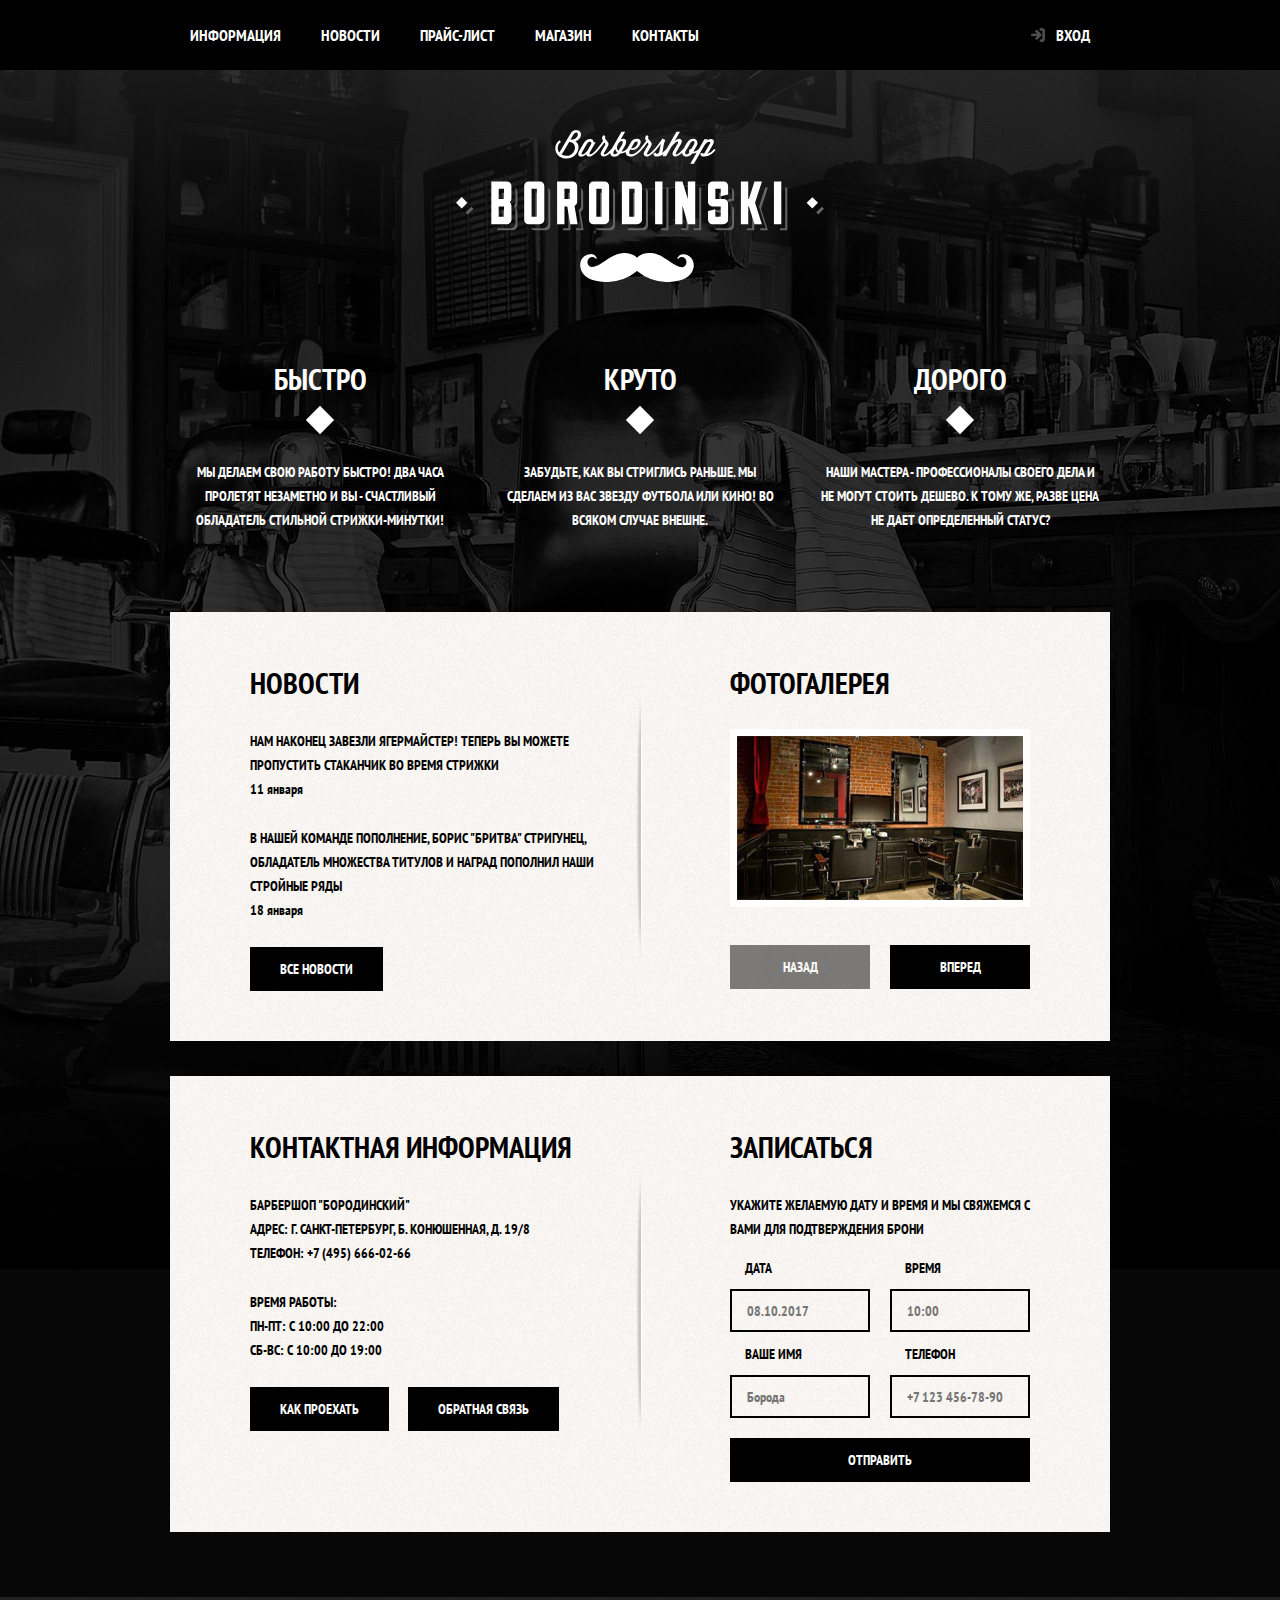
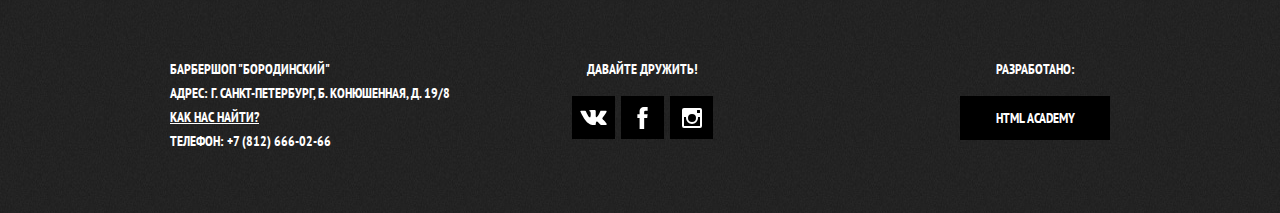
<file: index.html>
<!DOCTYPE html>
<html lang="ru">
  <head>
    <meta charset="utf-8">
    <title>Барбершоп "Бородинский"</title>
    <link href="https://fonts.googleapis.com/css?family=PT+Sans+Narrow:400,700&amp;subset=latin,cyrillic" rel="stylesheet">
    <link href="css/normalize.css" rel="stylesheet">
    <link href="css/style.css" rel="stylesheet">
  </head>
  <body>
    <header class="main-header">
      <nav class="main-navigation">
        <a class="main-header-logo">
          <img src="img/index-logo.svg" width="368" height="153" alt="Логотип барбершопа Бородинский">
        </a>
        <div class="main-navigation-wrapper">
        	<div class="container">
		        <ul class="site-navigation">
		          <li><a href="info.html">Информация</a></li>
		          <li><a href="news.html">Новости</a></li>
		          <li><a href="catalog-price.html">Прайс-лист</a></li>
		          <li><a href="catalog.html">Магазин</a></li>
		          <li><a href="contacts.html">Контакты</a></li>
		        </ul>
		        <ul class="user-navigation">
		          <li>
		            <a class="login-link" href="login.html">Вход</a>
		          </li>
		        </ul>
	        </div>
        </div>
      </nav>
    </header>
    <main class="container">

      <h1 class="visually-hidden">Барбершоп "Бородинский"</h1>
			
			<section class="features">
			  <h2 class="visually-hidden">Преимущества</h2>
			  <ul class="features-list">
			    <li class="features-item">
			      <h3>Быстро</h3>
			      <p>Мы делаем свою работу быстро! Два часа пролетят незаметно и вы - счастливый обладатель стильной стрижки-минутки!</p>
			    </li>
			    <li class="features-item">
			    	<h3>Круто</h3>
			    	<p>Забудьте, как вы стриглись раньше. Мы сделаем из вас звезду футбола или кино! Во всяком случае внешне.</p>
			    </li>
			    <li class="features-item">
			    	<h3>Дорого</h3>
			    	<p>Наши мастера - профессионалы своего дела и не могут стоить дешево. К тому же, разве цена не дает определенный статус?</p>
			    </li>
			  </ul>
			</section>
			
			<div class="index-columns">
				<section class="news">
					<h2 class="section-title">Новости</h2>
					<ul class="news-list">
						<li class="news-item">
							<p>Нам наконец завезли Ягермайстер! Теперь вы можете пропустить стаканчик во время стрижки</p>
							<time datetime="2016-01-11">11 января</time>
						</li>
						<li class="news-item">
							<p>В нашей команде пополнение, Борис "Бритва" Стригунец, обладатель множества титулов и наград пополнил наши стройные ряды</p>
							<time datetime="2016-01-18">18 января</time>
						</li>
					</ul>
					<a class="button" href="news.html">Все новости</a>
				</section>

				<section class="gallery">
					<h2 class="section-title">Фотогалерея</h2>
					<div class="gallery-container">
						<figure class="gallery-content">
						  <a href="#"><img src="img/photogallary.jpg" width="286" height="164" alt="Интерьер"></a>
						</figure>
						<button class="button gallery-button gallery-button-back" type="button" disabled>Назад</button>
		        <button class="button gallery-button gallery-button-next" type="button">Вперед</button>
	        </div>
				</section>
			</div>
			<div class="index-columns">
				<section class="contacts">
				  <h2 class="section-title">Контактная информация</h2>
				  <p>
				    Барбершоп "Бородинский"<br>
				    Адрес: г. Санкт-Петербург, Б. Конюшенная, Д. 19/8<br>
				    Телефон: +7 (495) 666-02-66
				  </p>
				  <p>
				  	Время работы:<br>
				  	пн-пт: с 10:00 до 22:00<br>
				  	сб-вс: с 10:00 до 19:00
				  </p>
				  <a class="button contacts-button contacts-button-map" href="map.html">Как проехать</a>
				  <a class="button contacts-button" href="contacts.html">Обратная связь</a>
				</section>

				<section class="appointment">
				  <h2 class="section-title">Записаться</h2>
				  <p class="appointment-info">Укажите желаемую дату и время и мы свяжемся с вами для подтверждения брони</p>
				  <form class="appointment-form" action="https://echo.htmlacademy.ru" method="post">
				  	<p class="appointment-item">
				  	  <label for="appointment-date">Дата</label>
				  	  <input id="appointment-date" type="text" name="date" value="" placeholder="08.10.2017">
				  	</p>
				  	<p class="appointment-item">
	            <label for="appointment-time">Время</label>
				  	  <input id="appointment-time" type="text" name="time" value="" placeholder="10:00">
				  	</p>
				  	<p class="appointment-item">
				  	  <label for="appointment-name">Ваше имя</label>
				  	  <input id="appointment-name" type="text" name="name" value="" placeholder="Борода">
				  	</p>
				  	<p class="appointment-item">
				  	  <label for="appointment-phone">Телефон</label>
				  	  <input id="appointment-phone" type="tel" name="phone" value="" placeholder="+7 123 456-78-90">
				  	</p>
						<button class="button" type="submit">Отправить</button>
				  </form>
				</section>
			</div>
    </main>
  	<footer class="main-footer">
  		<div class="container">
	  	  <p class="footer-contacts">
	  	  	Барбершоп "Бородинский"<br>
	  	  	Адрес: г. Санкт-Петербург, Б. Конюшенная, д. 19/8<br>
	  	  	<a href="map.html">Как нас найти?</a><br>
	  	  	Телефон: +7 (812) 666-02-66
	  	  </p>
	  	  <div class="footer-social">
	  	    <b>Давайте дружить!</b>
	  	    <ul>
	  	      <li><a class="social-button" href="#"><span class="visually-hidden">Вконтакте</span><svg xmlns="http://www.w3.org/2000/svg" width="27" height="15" viewBox="0 0 26.14 14.91"><path d="M26 13.47l-.09-.17a13.55 13.55 0 0 0-2.6-3q-.87-.83-1.1-1.12A1 1 0 0 1 22 8a10.27 10.27 0 0 1 1.22-1.78l.88-1.16q2.35-3.13 2-4L26 .94a.8.8 0 0 0-.4-.22 2.14 2.14 0 0 0-.87 0h-3.92a.51.51 0 0 0-.27 0h-.3a.6.6 0 0 0-.15.14.93.93 0 0 0-.14.24 22.22 22.22 0 0 1-1.46 3.06q-.5.84-.93 1.46a7 7 0 0 1-.71.91 4.94 4.94 0 0 1-.52.47q-.23.18-.35.15l-.23-.05a.9.9 0 0 1-.31-.33 1.49 1.49 0 0 1-.16-.53V1.6a3.14 3.14 0 0 0 0-.62 2.12 2.12 0 0 0-.14-.44.73.73 0 0 0-.28-.33 1.57 1.57 0 0 0-.46-.18A9 9 0 0 0 12.57 0a8.93 8.93 0 0 0-3.25.33 1.83 1.83 0 0 0-.52.41q-.25.3-.07.33a1.67 1.67 0 0 1 1.16.59l.08.16a2.6 2.6 0 0 1 .19.63 6.32 6.32 0 0 1 .12 1 10.59 10.59 0 0 1 0 1.7q-.07.71-.13 1.1a2.21 2.21 0 0 1-.18.64 2.69 2.69 0 0 1-.16.3l-.07.07a1 1 0 0 1-.37.07.86.86 0 0 1-.46-.19 3.27 3.27 0 0 1-.56-.52 7 7 0 0 1-.66-.93q-.37-.6-.76-1.42l-.22-.39q-.2-.38-.56-1.11t-.62-1.43A.9.9 0 0 0 5.2.9h-.07a.93.93 0 0 0-.22-.16A1.44 1.44 0 0 0 4.6.65L.87.68A1 1 0 0 0 .1.94L0 1a.44.44 0 0 0 0 .22 1.08 1.08 0 0 0 .08.37Q.9 3.53 1.86 5.31t1.66 2.87Q4.23 9.27 5 10.24t1 1.24l.37.41.34.33a8.06 8.06 0 0 0 1 .78 16.34 16.34 0 0 0 1.4.9 7.6 7.6 0 0 0 1.79.72 6.19 6.19 0 0 0 2 .22h1.57a1.08 1.08 0 0 0 .72-.3l.05-.07a.9.9 0 0 0 .1-.25 1.38 1.38 0 0 0 0-.37 4.48 4.48 0 0 1 .09-1.05 2.77 2.77 0 0 1 .23-.71 1.74 1.74 0 0 1 .29-.4 1.19 1.19 0 0 1 .23-.2h.11a.86.86 0 0 1 .77.21 4.52 4.52 0 0 1 .83.79q.39.47.93 1.05a6.41 6.41 0 0 0 1 .87l.27.16a3.31 3.31 0 0 0 .71.3 1.53 1.53 0 0 0 .76.07l3.48-.05a1.58 1.58 0 0 0 .8-.17.68.68 0 0 0 .34-.37 1.06 1.06 0 0 0 0-.46 1.71 1.71 0 0 0-.1-.36z" fill="#fff"/></svg></a></li>
	  	      <li><a class="social-button" href="#"><span class="visually-hidden">Фейсбук</span><svg xmlns="http://www.w3.org/2000/svg" width="19" height="22" viewBox="0 0 10.15 21.74"><path d="M3.34 1.12A4.77 4.77 0 0 1 6.53 0h3.61v3.81H7.81a1.07 1.07 0 0 0-1.09.83v2.55h3.42c-.08 1.23-.24 2.45-.41 3.67h-3v10.87H2.21V10.86H0V7.21h2.19V3.66a3.83 3.83 0 0 1 1.15-2.54z" fill="#fff"/></svg></a></li>
	  	      <li><a class="social-button" href="#"><span class="visually-hidden">Инстаграм</span><svg xmlns="http://www.w3.org/2000/svg" width="20" height="20" viewBox="0 0 20 20"><path d="M18 0H2a2 2 0 0 0-2 2v16a2 2 0 0 0 2 2h16a2 2 0 0 0 2-2V2a2 2 0 0 0-2-2zm-8 6a4 4 0 1 1-4 4 4 4 0 0 1 4-4zM2.5 18a.47.47 0 0 1-.5-.5V9h2.1a3.4 3.4 0 0 0-.1 1 6 6 0 1 0 12 0 3.4 3.4 0 0 0-.1-1H18v8.5a.47.47 0 0 1-.5.5zM18 4.5a.47.47 0 0 1-.5.5h-2a.47.47 0 0 1-.5-.5v-2a.47.47 0 0 1 .5-.5h2a.47.47 0 0 1 .5.5z" fill="#fff"/></svg></a></li>
	  	    </ul>
	  	  </div>
				<p class="footer-copyright">
				  <b>Разработано:</b>
				  <a class="button" href="https://htmlacademy.ru">HTML Academy</a>
				</p>
			</div>
  	</footer>

  	<section class="modal modal-login">
  	  <h2>Личный кабинет</h2>
  	  <p class="modal-description">Введите пожалуйста свой логин и пароль.</p>
  	  <form class="login-form" action="https://echo.htmlacademy.ru" method="post">
  	    <p>
  	    	<label class="visually-hidden" for="user-login">Логин</label>
  	    	<input class="login-icon-user" id="user-login" type="text" name="login" placeholder="Логин">
  	    </p>
  	    <p>
  	    	<label class="visually-hidden" for="user-password">Пароль</label>
  	    	<input class="login-icon-password" id="user-password" type="password" name="password" placeholder="Пароль">
  	    </p>
  	    <p class="login-help">
  	    	<label class="login-checkbox">
  	      	<input class="visually-hidden" type="checkbox" name="remember">
  	      	<span class="checkbox-indicator"></span>
  	      	Запомните меня
  	      </label>
  	      <a class="restore" href="#">Я забыл пароль!</a>
  	    </p>
  	    <button class="button" type="submit">Войти</button>
  	  </form> 
  	  <button class="modal-close" type="button">Закрыть</button>
  	</section>
  	<section class="modal modal-map">
  	  <h2 class="visually-hidden">Как до нас добраться</h2>
  	  <iframe src="https://www.google.com/maps/embed?pb=!1m18!1m12!1m3!1d1998.5997366272816!2d30.32063267958723!3d59.93878369118149!2m3!1f0!2f0!3f0!3m2!1i1024!2i768!4f13.1!3m3!1m2!1s0x4696310fca5ba729%3A0xea9c53d4493c879f!2z0JHQvtC70YzRiNCw0Y8g0JrQvtC90Y7RiNC10L3QvdCw0Y8g0YPQuy4sIDE5LCDQodCw0L3QutGCLdCf0LXRgtC10YDQsdGD0YDQsywgMTkxMTg2!5e0!3m2!1sru!2sru!4v1506086429664" width="766" height="560" frameborder="0" style="border:0" allowfullscreen></iframe>
  	  <p>
  	  	<img src="img/map.jpg" width="766" height="560" alt="Офис компании по адресу ул. Большая Конюшенная 19/8, Санкт-Петербург">
  	  </p>
  	  <button class="modal-close" type="button">Закрыть</button>
  	</section>
  	<script src="js/modal-login.js"></script>
  	<script src="js/modal-map.js"></script>
  </body>
</html>
</file>
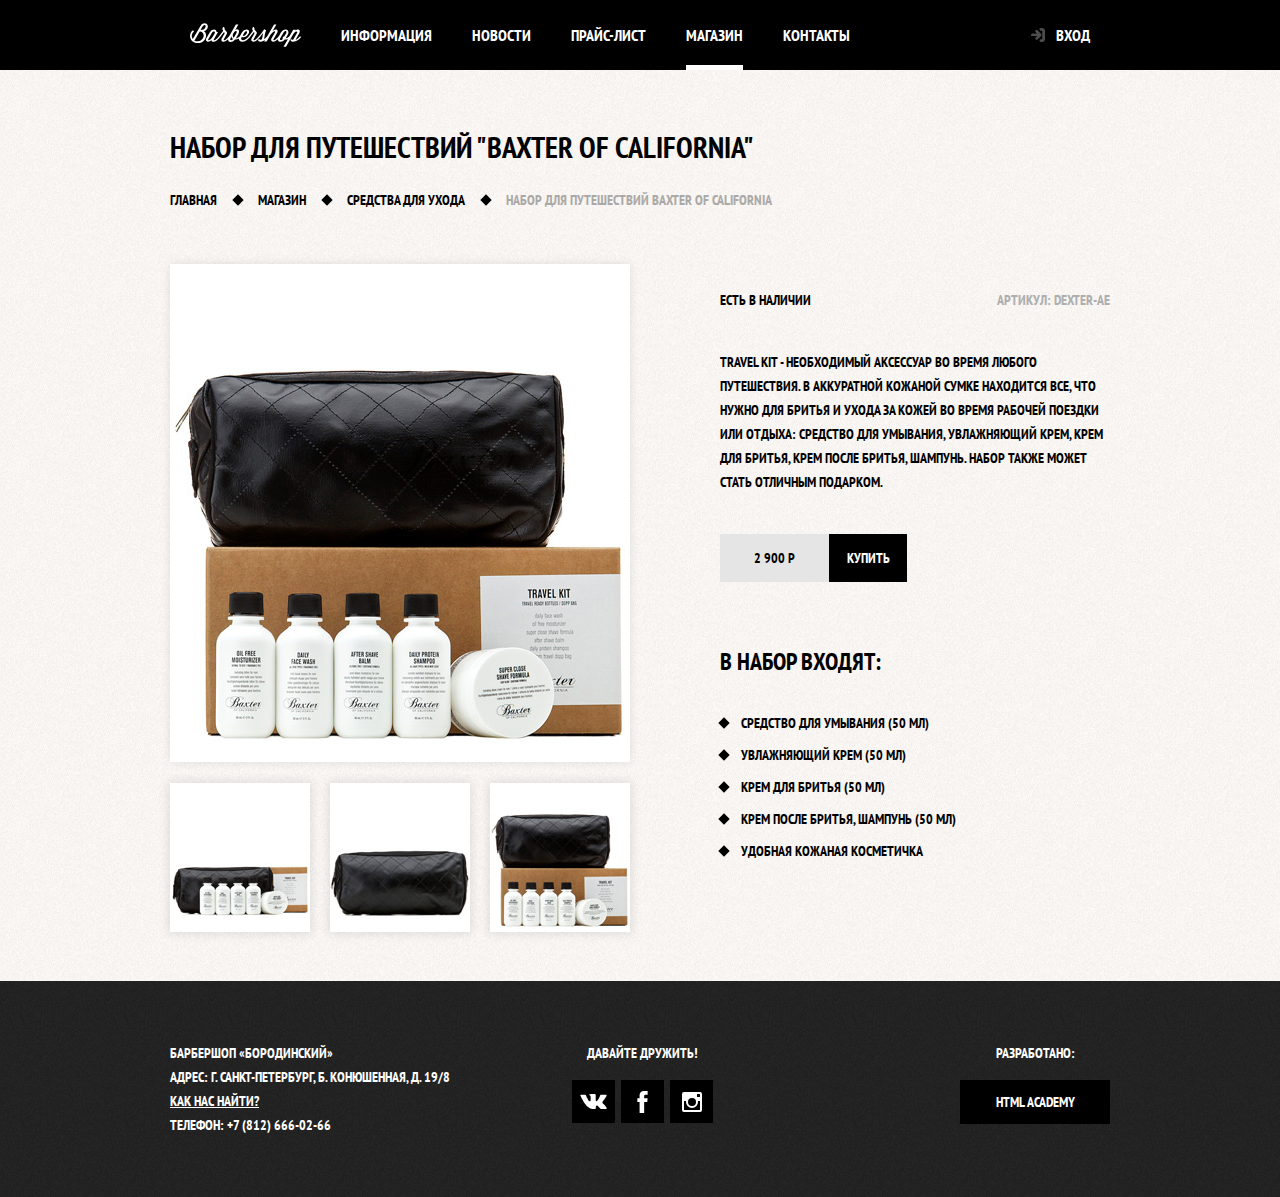
<file: catalog-item.html>
<!DOCTYPE html>
<html lang="ru">
  <head>
    <meta charset="utf-8">
    <title>Набор для путешествий "Baxter of california"</title>
    <link href="https://fonts.googleapis.com/css?family=PT+Sans+Narrow:400,700&amp;subset=latin,cyrillic" rel="stylesheet">
    <link href="css/normalize.css" rel="stylesheet">
    <link href="css/style.css" rel="stylesheet">
  </head>
  <body class="inner-page">
    <header class="main-header">
      <nav class="main-navigation container">
        <a class="main-header-logo" href="index.html">
        	<img src="img/logo.svg" width="111" height="24" alt="Логотип барбершопа Бородинский">
        </a>
        <ul class="site-navigation">
        	<li><a href="info.html">Информация</a></li>
          <li><a href="news.html">Новости</a></li>
          <li><a href="catalog-price.html">Прайс-лист</a></li>
          <li class="site-navigation-current"><a href="catalog.html">Магазин</a></li>
          <li><a href="contacts.html">Контакты</a></li>
        </ul>
        <ul class="user-navigation">
          <li>
            <a class="login-link" href="login.html">Вход</a>
          </li>
        </ul>
      </nav>
    </header>
    <main class="container">

      <h1 class="page-title">Набор для путешествий "Baxter of california"</h1>

      <ul class="breadcrumbs">
        <li><a href="index.html">Главная</a></li>
        <li><a href="#">Магазин</a></li>
        <li><a href="catalog.html">Средства для ухода</a></li>
        <li class="breadcrumbs-current">Набор для путешествий Baxter of California</li>
      </ul>
      <div class="catalog-columns">
        <section class="product-photos">
          <h2 class="visually-hidden">Изображение товара</h2>
          <p class="product-photo-full">
            <img src="img/baxter-of-california.jpg" width="460" height="498" alt="Фото всего набора">
          </p>
          <ul class="product-photo-preview">
            <li><img src="img/baxter-of-california-2.jpg" width="140" height="149" alt="Фото в анфас"></li>
            <li><img src="img/baxter-of-california-3.jpg" width="140" height="149" alt="Фото в профиль"></li>
            <li><img src="img/baxter-of-california-4.jpg" width="140" height="149" alt="Фото отдельной части"></li>
          </ul>
        </section>

        <section class="product-info">
          <h2 class="visually-hidden">Описание товара</h2>
          <div class="wrapper-product-info">
            <p class="product-availability">Есть в наличии</p>
            <p class="product-article">Артикул: dexter-ae</p>
          </div>
          <p class="product-text">Travel Kit - необходимый аксессуар во время любого путешествия. В аккуратной кожаной сумке находится все, что нужно для бритья и ухода за кожей во время рабочей поездки или отдыха: средство для умывания, увлажняющий крем, крем для бритья, крем после бритья, шампунь. Набор также может стать отличным подарком.</p>
          <p class="catalog-item-price">
            <b>2 900 Р</b>
            <a class="button" href="#">Купить</a>
          </p>
          <h3>В набор входят:</h3>
          <ul>
            <li>Средство для умывания (50 мл)</li>
            <li>Увлажняющий крем (50 мл)</li>
            <li>Крем для бритья (50 мл)</li>
            <li>Крем после бритья, шампунь (50 мл)</li>
            <li>Удобная кожаная косметичка</li>
          </ul>
        </section>
      </div>
    </main>
    <footer class="main-footer">
      <div class="container">
        <p class="footer-contacts">
          Барбершоп «Бородинский»<br>
          Адрес: г. Санкт-Петербург, Б. Конюшенная, д. 19/8<br>
          <a href="map.html">Как нас найти?</a><br>
          Телефон: +7 (812) 666-02-66
        </p>
        <div class="footer-social">
          <b>Давайте дружить!</b>
          <ul>
            <li><a class="social-button" href="#"><span class="visually-hidden">Вконтакте</span><svg xmlns="http://www.w3.org/2000/svg" width="27" height="15" viewBox="0 0 26.14 14.91"><path d="M26 13.47l-.09-.17a13.55 13.55 0 0 0-2.6-3q-.87-.83-1.1-1.12A1 1 0 0 1 22 8a10.27 10.27 0 0 1 1.22-1.78l.88-1.16q2.35-3.13 2-4L26 .94a.8.8 0 0 0-.4-.22 2.14 2.14 0 0 0-.87 0h-3.92a.51.51 0 0 0-.27 0h-.3a.6.6 0 0 0-.15.14.93.93 0 0 0-.14.24 22.22 22.22 0 0 1-1.46 3.06q-.5.84-.93 1.46a7 7 0 0 1-.71.91 4.94 4.94 0 0 1-.52.47q-.23.18-.35.15l-.23-.05a.9.9 0 0 1-.31-.33 1.49 1.49 0 0 1-.16-.53V1.6a3.14 3.14 0 0 0 0-.62 2.12 2.12 0 0 0-.14-.44.73.73 0 0 0-.28-.33 1.57 1.57 0 0 0-.46-.18A9 9 0 0 0 12.57 0a8.93 8.93 0 0 0-3.25.33 1.83 1.83 0 0 0-.52.41q-.25.3-.07.33a1.67 1.67 0 0 1 1.16.59l.08.16a2.6 2.6 0 0 1 .19.63 6.32 6.32 0 0 1 .12 1 10.59 10.59 0 0 1 0 1.7q-.07.71-.13 1.1a2.21 2.21 0 0 1-.18.64 2.69 2.69 0 0 1-.16.3l-.07.07a1 1 0 0 1-.37.07.86.86 0 0 1-.46-.19 3.27 3.27 0 0 1-.56-.52 7 7 0 0 1-.66-.93q-.37-.6-.76-1.42l-.22-.39q-.2-.38-.56-1.11t-.62-1.43A.9.9 0 0 0 5.2.9h-.07a.93.93 0 0 0-.22-.16A1.44 1.44 0 0 0 4.6.65L.87.68A1 1 0 0 0 .1.94L0 1a.44.44 0 0 0 0 .22 1.08 1.08 0 0 0 .08.37Q.9 3.53 1.86 5.31t1.66 2.87Q4.23 9.27 5 10.24t1 1.24l.37.41.34.33a8.06 8.06 0 0 0 1 .78 16.34 16.34 0 0 0 1.4.9 7.6 7.6 0 0 0 1.79.72 6.19 6.19 0 0 0 2 .22h1.57a1.08 1.08 0 0 0 .72-.3l.05-.07a.9.9 0 0 0 .1-.25 1.38 1.38 0 0 0 0-.37 4.48 4.48 0 0 1 .09-1.05 2.77 2.77 0 0 1 .23-.71 1.74 1.74 0 0 1 .29-.4 1.19 1.19 0 0 1 .23-.2h.11a.86.86 0 0 1 .77.21 4.52 4.52 0 0 1 .83.79q.39.47.93 1.05a6.41 6.41 0 0 0 1 .87l.27.16a3.31 3.31 0 0 0 .71.3 1.53 1.53 0 0 0 .76.07l3.48-.05a1.58 1.58 0 0 0 .8-.17.68.68 0 0 0 .34-.37 1.06 1.06 0 0 0 0-.46 1.71 1.71 0 0 0-.1-.36z" fill="#fff"/></svg></a></li>
            <li><a class="social-button" href="#"><span class="visually-hidden">Фейсбук</span><svg xmlns="http://www.w3.org/2000/svg" width="19" height="22" viewBox="0 0 10.15 21.74"><path d="M3.34 1.12A4.77 4.77 0 0 1 6.53 0h3.61v3.81H7.81a1.07 1.07 0 0 0-1.09.83v2.55h3.42c-.08 1.23-.24 2.45-.41 3.67h-3v10.87H2.21V10.86H0V7.21h2.19V3.66a3.83 3.83 0 0 1 1.15-2.54z" fill="#fff"/></svg></a></li>
            <li><a class="social-button" href="#"><span class="visually-hidden">Инстаграм</span><svg xmlns="http://www.w3.org/2000/svg" width="20" height="20" viewBox="0 0 20 20"><path d="M18 0H2a2 2 0 0 0-2 2v16a2 2 0 0 0 2 2h16a2 2 0 0 0 2-2V2a2 2 0 0 0-2-2zm-8 6a4 4 0 1 1-4 4 4 4 0 0 1 4-4zM2.5 18a.47.47 0 0 1-.5-.5V9h2.1a3.4 3.4 0 0 0-.1 1 6 6 0 1 0 12 0 3.4 3.4 0 0 0-.1-1H18v8.5a.47.47 0 0 1-.5.5zM18 4.5a.47.47 0 0 1-.5.5h-2a.47.47 0 0 1-.5-.5v-2a.47.47 0 0 1 .5-.5h2a.47.47 0 0 1 .5.5z" fill="#fff"/></svg></a></li>
          </ul>
        </div>
        <p class="footer-copyright">
          <b>Разработано:</b> <a class="button" href="https://htmlacademy.ru">HTML Academy</a>
        </p>
      </div>
    </footer>
    
    <section class="modal modal-login">
      <h2>Личный кабинет</h2>
      <p class="modal-description">Введите пожалуйста свой логин и пароль.</p>
      <form class="login-form" action="https://echo.htmlacademy.ru" method="post">
        <p>
          <label class="visually-hidden" for="user-login">Логин</label>
          <input class="login-icon-user" id="user-login" type="text" name="login" placeholder="Логин">
        </p>
        <p>
          <label class="visually-hidden" for="user-password">Пароль</label>
          <input class="login-icon-password" id="user-password" type="password" name="password" placeholder="Пароль">
        </p>
        <p class="login-help">
          <label class="login-checkbox">
            <input class="visually-hidden" type="checkbox" name="remember">
            <span class="checkbox-indicator"></span>
            Запомните меня
          </label>
          <a class="restore" href="#">Я забыл пароль!</a>
        </p>
        <button class="button" type="submit">Войти</button>
      </form> 
      <button class="modal-close" type="button">Закрыть</button>
    </section>
    <script src="js/modal-login.js"></script>
  </body>
</html>
</file>
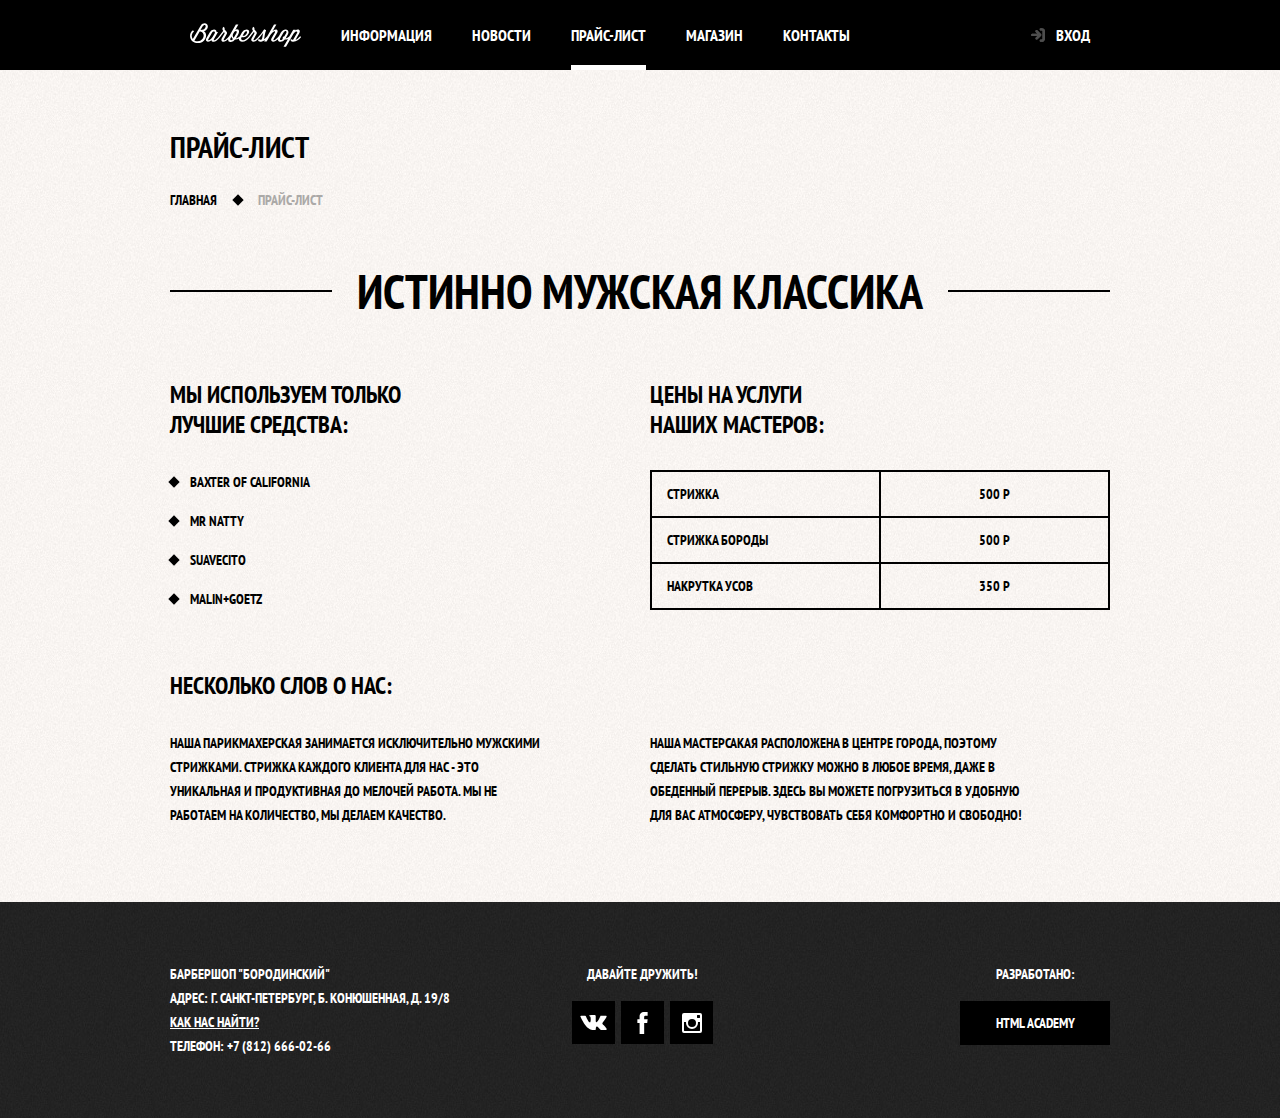
<file: catalog-price.html>
<!DOCTYPE html>
<html lang="ru">
  <head>
    <meta charset="utf-8">
    <title>Прайс-лист</title>
    <link href="https://fonts.googleapis.com/css?family=PT+Sans+Narrow:400,700&amp;subset=latin,cyrillic" rel="stylesheet">
    <link href="css/normalize.css" rel="stylesheet">
    <link href="css/style.css" rel="stylesheet">
  </head>
  <body class="inner-page">
    <header class="main-header">
      <nav class="main-navigation container">
        <a class="main-header-logo" href="index.html">
        	<img src="img/logo.svg" width="111" height="24" alt="Логотип барбершопа Бородинский">
        </a>
        <ul class="site-navigation">
        	<li><a href="info.html">Информация</a></li>
          <li><a href="news.html">Новости</a></li>
          <li class="site-navigation-current"><a>Прайс-лист</a></li>
          <li><a href="catalog.html">Магазин</a></li>
          <li><a href="contacts.html">Контакты</a></li>
        </ul>
        <ul class="user-navigation">
          <li>
            <a class="login-link" href="login.html">Вход</a>
          </li>
        </ul>
      </nav>
    </header>
    <main class="container">
    	<div class="inner-page-container">
    		<h1 class="page-title">Прайс-лист</h1>
    		<ul class="breadcrumbs">
    			<li><a href="index.html">Главная</a></li>
    			<li class="breadcrumbs-current">Прайс-лист</li>
    		</ul>
    	</div>
    	<section class="inner-content">
    		<h2 class="big-heading">Истинно мужская классика</h2>
    		<div class="inner-columns">
    			<div class="inner-column-left">
		    		<h2>Мы используем только<br> лучшие средства:</h2>
		    		<ul class="custom-list-1">
		    			<li>Baxter of California</li>
		    			<li>Mr Natty</li>
		    			<li>Suavecito</li>
		    			<li>Malin+Goetz</li>
		    		</ul>
		    	</div>
		    	<div class="inner-column-right">
		    		<h2>Цены на услуги<br> наших мастеров:</h2>
		    		<table class="custom-table-1">
		    			<tr>
		    				<td>Стрижка</td>
		    				<td>500 Р</td>
		    			</tr>
		    			<tr>
		    				<td>Стрижка бороды</td>
		    				<td>500 Р</td>
		    			</tr>
		    			<tr>
		    				<td>Накрутка усов</td>
		    				<td>350 Р</td>
		    			</tr>
		    		</table>
		    	</div>
		    </div>
		    <div class="inner-columns">
		    	<h2>Несколько слов о нас:</h2>
		    	<div class="inner-column-left">
		    		<p class="short-text">Наша парикмахерская занимается исключительно мужскими стрижками. Стрижка каждого клиента для нас - это уникальная и продуктивная до мелочей работа. Мы не работаем на количество, мы делаем качество.</p>
		    	</div>
		    	<div class="inner-column-right">
    				<p class="short-text">Наша мастерсакая расположена в центре города, поэтому сделать стильную стрижку можно в любое время, даже в обеденный перерыв. Здесь вы можете погрузиться в удобную для вас атмосферу, чувствовать себя комфортно и свободно!</p>
    			</div>
    		</div>
    	</section>
    </main>
  	<footer class="main-footer">
  		<div class="container">
	  	  <p class="footer-contacts">
	  	  	Барбершоп "Бородинский"<br>
	  	  	Адрес: г. Санкт-Петербург, Б. Конюшенная, д. 19/8<br>
	  	  	<a href="map.html">Как нас найти?</a><br>
	  	  	Телефон: +7 (812) 666-02-66
	  	  </p>
	  	  <div class="footer-social">
	  	    <b>Давайте дружить!</b>
	  	    <ul>
	  	      <li><a class="social-button" href="#"><span class="visually-hidden">Вконтакте</span><svg xmlns="http://www.w3.org/2000/svg" width="27" height="15" viewBox="0 0 26.14 14.91"><path d="M26 13.47l-.09-.17a13.55 13.55 0 0 0-2.6-3q-.87-.83-1.1-1.12A1 1 0 0 1 22 8a10.27 10.27 0 0 1 1.22-1.78l.88-1.16q2.35-3.13 2-4L26 .94a.8.8 0 0 0-.4-.22 2.14 2.14 0 0 0-.87 0h-3.92a.51.51 0 0 0-.27 0h-.3a.6.6 0 0 0-.15.14.93.93 0 0 0-.14.24 22.22 22.22 0 0 1-1.46 3.06q-.5.84-.93 1.46a7 7 0 0 1-.71.91 4.94 4.94 0 0 1-.52.47q-.23.18-.35.15l-.23-.05a.9.9 0 0 1-.31-.33 1.49 1.49 0 0 1-.16-.53V1.6a3.14 3.14 0 0 0 0-.62 2.12 2.12 0 0 0-.14-.44.73.73 0 0 0-.28-.33 1.57 1.57 0 0 0-.46-.18A9 9 0 0 0 12.57 0a8.93 8.93 0 0 0-3.25.33 1.83 1.83 0 0 0-.52.41q-.25.3-.07.33a1.67 1.67 0 0 1 1.16.59l.08.16a2.6 2.6 0 0 1 .19.63 6.32 6.32 0 0 1 .12 1 10.59 10.59 0 0 1 0 1.7q-.07.71-.13 1.1a2.21 2.21 0 0 1-.18.64 2.69 2.69 0 0 1-.16.3l-.07.07a1 1 0 0 1-.37.07.86.86 0 0 1-.46-.19 3.27 3.27 0 0 1-.56-.52 7 7 0 0 1-.66-.93q-.37-.6-.76-1.42l-.22-.39q-.2-.38-.56-1.11t-.62-1.43A.9.9 0 0 0 5.2.9h-.07a.93.93 0 0 0-.22-.16A1.44 1.44 0 0 0 4.6.65L.87.68A1 1 0 0 0 .1.94L0 1a.44.44 0 0 0 0 .22 1.08 1.08 0 0 0 .08.37Q.9 3.53 1.86 5.31t1.66 2.87Q4.23 9.27 5 10.24t1 1.24l.37.41.34.33a8.06 8.06 0 0 0 1 .78 16.34 16.34 0 0 0 1.4.9 7.6 7.6 0 0 0 1.79.72 6.19 6.19 0 0 0 2 .22h1.57a1.08 1.08 0 0 0 .72-.3l.05-.07a.9.9 0 0 0 .1-.25 1.38 1.38 0 0 0 0-.37 4.48 4.48 0 0 1 .09-1.05 2.77 2.77 0 0 1 .23-.71 1.74 1.74 0 0 1 .29-.4 1.19 1.19 0 0 1 .23-.2h.11a.86.86 0 0 1 .77.21 4.52 4.52 0 0 1 .83.79q.39.47.93 1.05a6.41 6.41 0 0 0 1 .87l.27.16a3.31 3.31 0 0 0 .71.3 1.53 1.53 0 0 0 .76.07l3.48-.05a1.58 1.58 0 0 0 .8-.17.68.68 0 0 0 .34-.37 1.06 1.06 0 0 0 0-.46 1.71 1.71 0 0 0-.1-.36z" fill="#fff"/></svg></a></li>
	  	      <li><a class="social-button" href="#"><span class="visually-hidden">Фейсбук</span><svg xmlns="http://www.w3.org/2000/svg" width="19" height="22" viewBox="0 0 10.15 21.74"><path d="M3.34 1.12A4.77 4.77 0 0 1 6.53 0h3.61v3.81H7.81a1.07 1.07 0 0 0-1.09.83v2.55h3.42c-.08 1.23-.24 2.45-.41 3.67h-3v10.87H2.21V10.86H0V7.21h2.19V3.66a3.83 3.83 0 0 1 1.15-2.54z" fill="#fff"/></svg></a></li>
	  	      <li><a class="social-button" href="#"><span class="visually-hidden">Инстаграм</span><svg xmlns="http://www.w3.org/2000/svg" width="20" height="20" viewBox="0 0 20 20"><path d="M18 0H2a2 2 0 0 0-2 2v16a2 2 0 0 0 2 2h16a2 2 0 0 0 2-2V2a2 2 0 0 0-2-2zm-8 6a4 4 0 1 1-4 4 4 4 0 0 1 4-4zM2.5 18a.47.47 0 0 1-.5-.5V9h2.1a3.4 3.4 0 0 0-.1 1 6 6 0 1 0 12 0 3.4 3.4 0 0 0-.1-1H18v8.5a.47.47 0 0 1-.5.5zM18 4.5a.47.47 0 0 1-.5.5h-2a.47.47 0 0 1-.5-.5v-2a.47.47 0 0 1 .5-.5h2a.47.47 0 0 1 .5.5z" fill="#fff"/></svg></a></li>
	  	    </ul>
	  	  </div>
				<p class="footer-copyright">
				  <b>Разработано:</b>
				  <a class="button" href="https://htmlacademy.ru">HTML Academy</a>
				</p>
			</div>
  	</footer>

  	<section class="modal modal-login">
  	  <h2>Личный кабинет</h2>
  	  <p class="modal-description">Введите пожалуйста свой логин и пароль.</p>
  	  <form class="login-form" action="https://echo.htmlacademy.ru" method="post">
  	    <p>
  	    	<label class="visually-hidden" for="user-login">Логин</label>
  	    	<input class="login-icon-user" id="user-login" type="text" name="login" placeholder="Логин">
  	    </p>
  	    <p>
  	    	<label class="visually-hidden" for="user-password">Пароль</label>
  	    	<input class="login-icon-password" id="user-password" type="password" name="password" placeholder="Пароль">
  	    </p>
  	    <p class="login-help">
  	    	<label class="login-checkbox">
  	      	<input class="visually-hidden" type="checkbox" name="remember">
  	      	<span class="checkbox-indicator"></span>
  	      	Запомните меня
  	      </label>
  	      <a class="restore" href="#">Я забыл пароль!</a>
  	    </p>
  	    <button class="button" type="submit">Войти</button>
  	  </form> 
  	  <button class="modal-close" type="button">Закрыть</button>
  	</section>
  	<script src="js/modal-login.js"></script>
  </body>
</html>
</file>
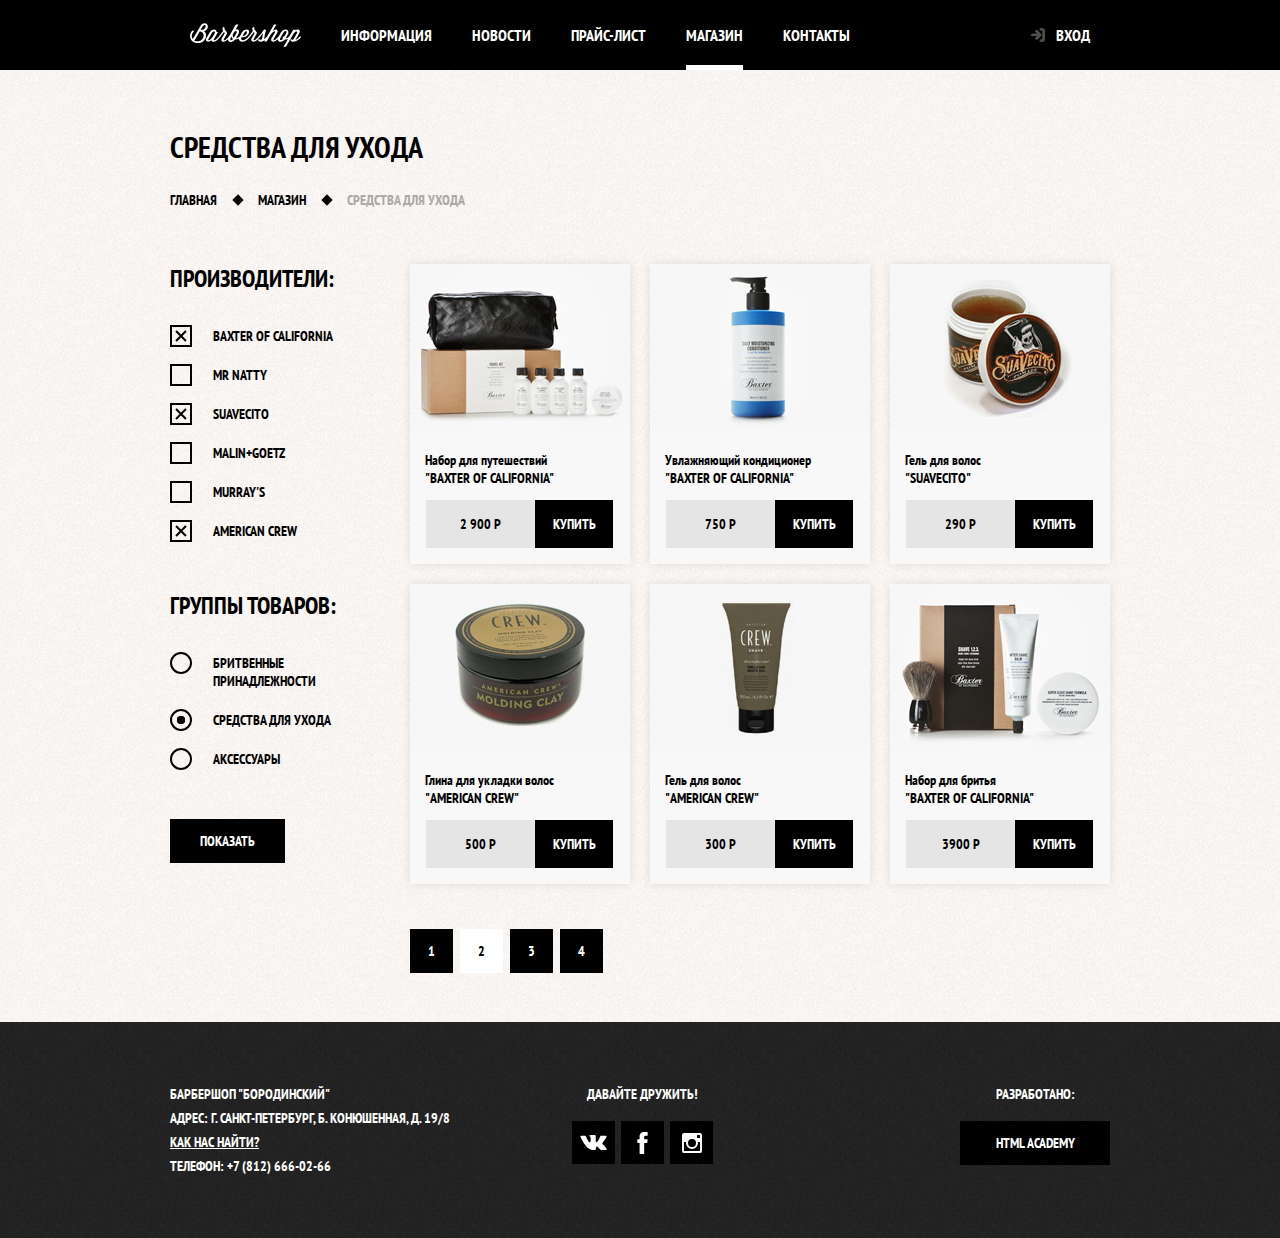
<file: catalog.html>
<!DOCTYPE html>
<html lang="ru">
	<head>
	  <meta charset="utf-8">
	  <title>Средства для ухода</title>
	  <link href="https://fonts.googleapis.com/css?family=PT+Sans+Narrow:400,700&amp;subset=latin,cyrillic" rel="stylesheet">
	  <link href="css/normalize.css" rel="stylesheet">
	  <link href="css/style.css" rel="stylesheet">
	</head>
	<body class="inner-page">
		<header class="main-header">
		  <nav class="main-navigation container">
		    <a class="main-header-logo" href="index.html">
		      <img src="img/logo.svg" width="111" height="24" alt="Логотип барбершопа Бородинский">
		    </a>
		    <ul class="site-navigation">
		      <li><a href="info.html">Информация</a></li>
          <li><a href="news.html">Новости</a></li>
          <li><a href="catalog-price.html">Прайс-лист</a></li>
          <li class="site-navigation-current"><a href="catalog.html">Магазин</a></li>
          <li><a href="contacts.html">Контакты</a></li>
		    </ul>
		    <ul class="user-navigation">
          <li>
            <a class="login-link" href="login.html">Вход</a>
          </li>
        </ul>
		  </nav>
		</header>
		<main class="container">
			<h1 class="page-title">Средства для ухода</h1> 

			<ul class="breadcrumbs">
		    <li><a href="index.html">Главная</a></li>
		    <li><a href="index-catalog.html">Магазин</a></li>
		    <li class="breadcrumbs-current">Средства для ухода</li>
			</ul>
			
			<div class="catalog-columns">
				<section class="filters">
					<h2 class="visually-hidden">Фильтр товаров</h2>
					<form class="filter" method="post" action="https://echo.htmlacademy.ru">
						<fieldset>
						  <legend>Производители:</legend>
							<ul>
							  <li class="filter-option">
							  	<label class="filter-input-checkbox">
								  	<input class="visually-hidden filter-input" type="checkbox" name="baxter-of-california" checked>
								  	<span class="checkbox-indicator-1"></span>
							  		Baxter of California
							  	</label>
							  </li>
							  <li class="filter-option">
							  	<label class="filter-input-checkbox">
								  	<input class="visually-hidden filter-input" type="checkbox" name="mr-natty">
								  	<span class="checkbox-indicator-1"></span>
							  		Mr Natty
							  	</label>
							  </li>
							  <li class="filter-option">
							  	<label class="filter-input-checkbox">
								  	<input class="visually-hidden filter-input" type="checkbox" name="suavecito" checked>
								  	<span class="checkbox-indicator-1"></span>
								  	Suavecito
							  	</label>
							  </li>
							  <li class="filter-option">
							  	<label class="filter-input-checkbox">
								  	<input class="visually-hidden filter-input" type="checkbox" name="malin-goetz">
								  	<span class="checkbox-indicator-1"></span>
								  	Malin+Goetz
							  	</label>
							  </li>
							  <li class="filter-option">
							  	<label class="filter-input-checkbox">
								  	<input class="visually-hidden filter-input" type="checkbox" name="murrays">
								  	<span class="checkbox-indicator-1"></span>
								  	Murray's
							  	</label>
							  </li>
							  <li class="filter-option">
							  	<label class="filter-input-checkbox">
								  	<input class="visually-hidden filter-input" type="checkbox" name="american-crew" checked>
								  	<span class="checkbox-indicator-1"></span>
								  	American Crew
							  	</label>
							  </li>
							</ul>
						</fieldset>
						<fieldset>
							<legend>Группы товаров:</legend>
							<ul>
							  <li class="filter-option">
							  	<label class="filter-input-radio">
								  	<input class="visually-hidden filter-input" type="radio" name="product-group" value="shaving">
								  	<span class="radio-indicator-1"></span>
								  	Бритвенные принадлежности
							  	</label>
							  </li>
							  <li class="filter-option">
							  	<label class="filter-input-radio">
								  	<input class="visually-hidden filter-input" type="radio" name="product-group" value="hair-care" checked>
								  	<span class="radio-indicator-1"></span>
								  	Средства для ухода
							  	</label>
							  </li>
							  <li class="filter-option">
							  	<label class="filter-input-radio">
								  	<input class="visually-hidden filter-input" type="radio" name="product-group" value="accessories">
								  	<span class="radio-indicator-1"></span>
								  	Аксессуары
							  	</label>
							  </li>
							</ul>
						</fieldset>
						<button class="filter-button button" type="submit">Показать</button>
					</form>
				</section>

				<section class="catalog">
				  <h2 class="visually-hidden">Список средств для ухода</h2>
				  <ul class="catalog-list">

				    <li class="catalog-item">
				    	<a href="catalog-item.html">
				      	<h3>
				      		<span class="catalog-category">Набор для путешествий</span><br>
				      		<span class="catalog-item-title">"Baxter of California"</span>
				      	</h3>
				      	<p>
				      		<img src="img/teaser-baxter-of-california.jpg" width="220" height="165" alt="Набор для путешествий Baxter of California">
				      	</p>
				    	</a>
				      <p class="catalog-item-price">
				      	<b>2 900 Р</b>
				      	<a class="button" href="#">Купить</a>
				      </p>
				    </li>

				    <li class="catalog-item">
				    	<a href="catalog-item.html">
				    		<h3>
				    	  	<span class="catalog-category">Увлажняющий кондиционер</span><br>
				    	  	<span class="catalog-item-title">"Baxter of California"</span>
				    		</h3>
				    		<p>
				    	    <img src="img/teaser-baxter-of-california-2.jpg" width="220" height="165" alt="Увлажняющий кондиционер Baxter of California">
				    		</p>
				    	</a>
				    	<p class="catalog-item-price">
				    	  <b>750 Р</b>
				    	  <a class="button" href="#">Купить</a>
				    	</p>
				    </li>

				    <li class="catalog-item">
				    	<a href="catalog-item.html">
				    		<h3>
				    	  	<span class="catalog-category">Гель для волос</span><br>
				    	  	<span class="catalog-item-title">"Suavecito"</span>
				    		</h3>
				    		<p>
				    	    <img src="img/teaser-suavecito.jpg" width="220" height="165" alt="Гель для волос Suavecito">
				    		</p>
				    	</a>
				    	<p class="catalog-item-price">
				    	  <b>290 Р</b>
				    	  <a class="button" href="#">Купить</a>
				    	</p>
				    </li>

				    <li class="catalog-item">
				    	<a href="catalog-item.html">
				    		<h3>
				    	  	<span class="catalog-category">Глина для укладки волос</span><br>
				    	  	<span class="catalog-item-title">"American Crew"</span>
				    		</h3>
				    		<p>
				    	    <img src="img/teaser-american-crew.jpg" width="220" height="165" alt="Глина для укладки волос American Crew">
				    		</p>
				    	</a>
				    	<p class="catalog-item-price">
				    	  <b>500 Р</b>
				    	  <a class="button" href="#">Купить</a>
				    	</p>
				    </li>

				    <li class="catalog-item">
				    	<a href="catalog-item.html">
				    		<h3>
				    	  	<span class="catalog-category">Гель для волос</span><br>
				    	  	<span class="catalog-item-title">"American Crew"</span>
				    		</h3>
				    		<p>
				    	    <img src="img/teaser-american-crew-2.jpg" width="220" height="165" alt="Гель для волос American Crew">
				    		</p>
				    	</a>
				    	<p class="catalog-item-price">
				    	  <b>300 Р</b>
				    	  <a class="button" href="#">Купить</a>
				    	</p>
				    </li>

				    <li class="catalog-item">
				    	<a href="catalog-item.html">
				    		<h3>
				    	  	<span class="catalog-category">Набор для бритья</span><br>
				    	  	<span class="catalog-item-title">"Baxter of California"</span>
				    		</h3>
				    		<p>
				    	    <img src="img/teaser-baxter-of-california-3.jpg" width="220" height="165" alt="Набор для бритья Baxter of California">
				    		</p>
				    	</a>
				    	<p class="catalog-item-price">
				    	  <b>3900 Р</b>
				    	  <a class="button" href="#">Купить</a>
				    	</p>
				    </li>

				  </ul>
				</section>
			</div>
			<ul class="pagination-list">
				<li class="pagination-item"><a href="#">1</a></li>
				<li class="pagination-item pagination-item-current"><a>2</a></li>
				<li class="pagination-item"><a href="#">3</a></li>
				<li class="pagination-item"><a href="#">4</a></li>
      </ul>
		</main>
		<footer class="main-footer">
			<div class="container">
			  <p class="footer-contacts">
	  	  	Барбершоп "Бородинский"<br>
	  	  	Адрес: г. Санкт-Петербург, Б. Конюшенная, д. 19/8<br>
	  	  	<a href="map.html">Как нас найти?</a><br>
	  	  	Телефон: +7 (812) 666-02-66
	  	  </p>
	  	  <div class="footer-social">
	  	    <b>Давайте дружить!</b>
	  	    <ul>
	  	      <li><a class="social-button" href="#"><span class="visually-hidden">Вконтакте</span><svg xmlns="http://www.w3.org/2000/svg" width="27" height="15" viewBox="0 0 26.14 14.91"><path d="M26 13.47l-.09-.17a13.55 13.55 0 0 0-2.6-3q-.87-.83-1.1-1.12A1 1 0 0 1 22 8a10.27 10.27 0 0 1 1.22-1.78l.88-1.16q2.35-3.13 2-4L26 .94a.8.8 0 0 0-.4-.22 2.14 2.14 0 0 0-.87 0h-3.92a.51.51 0 0 0-.27 0h-.3a.6.6 0 0 0-.15.14.93.93 0 0 0-.14.24 22.22 22.22 0 0 1-1.46 3.06q-.5.84-.93 1.46a7 7 0 0 1-.71.91 4.94 4.94 0 0 1-.52.47q-.23.18-.35.15l-.23-.05a.9.9 0 0 1-.31-.33 1.49 1.49 0 0 1-.16-.53V1.6a3.14 3.14 0 0 0 0-.62 2.12 2.12 0 0 0-.14-.44.73.73 0 0 0-.28-.33 1.57 1.57 0 0 0-.46-.18A9 9 0 0 0 12.57 0a8.93 8.93 0 0 0-3.25.33 1.83 1.83 0 0 0-.52.41q-.25.3-.07.33a1.67 1.67 0 0 1 1.16.59l.08.16a2.6 2.6 0 0 1 .19.63 6.32 6.32 0 0 1 .12 1 10.59 10.59 0 0 1 0 1.7q-.07.71-.13 1.1a2.21 2.21 0 0 1-.18.64 2.69 2.69 0 0 1-.16.3l-.07.07a1 1 0 0 1-.37.07.86.86 0 0 1-.46-.19 3.27 3.27 0 0 1-.56-.52 7 7 0 0 1-.66-.93q-.37-.6-.76-1.42l-.22-.39q-.2-.38-.56-1.11t-.62-1.43A.9.9 0 0 0 5.2.9h-.07a.93.93 0 0 0-.22-.16A1.44 1.44 0 0 0 4.6.65L.87.68A1 1 0 0 0 .1.94L0 1a.44.44 0 0 0 0 .22 1.08 1.08 0 0 0 .08.37Q.9 3.53 1.86 5.31t1.66 2.87Q4.23 9.27 5 10.24t1 1.24l.37.41.34.33a8.06 8.06 0 0 0 1 .78 16.34 16.34 0 0 0 1.4.9 7.6 7.6 0 0 0 1.79.72 6.19 6.19 0 0 0 2 .22h1.57a1.08 1.08 0 0 0 .72-.3l.05-.07a.9.9 0 0 0 .1-.25 1.38 1.38 0 0 0 0-.37 4.48 4.48 0 0 1 .09-1.05 2.77 2.77 0 0 1 .23-.71 1.74 1.74 0 0 1 .29-.4 1.19 1.19 0 0 1 .23-.2h.11a.86.86 0 0 1 .77.21 4.52 4.52 0 0 1 .83.79q.39.47.93 1.05a6.41 6.41 0 0 0 1 .87l.27.16a3.31 3.31 0 0 0 .71.3 1.53 1.53 0 0 0 .76.07l3.48-.05a1.58 1.58 0 0 0 .8-.17.68.68 0 0 0 .34-.37 1.06 1.06 0 0 0 0-.46 1.71 1.71 0 0 0-.1-.36z" fill="#fff"/></svg></a></li>
	  	      <li><a class="social-button" href="#"><span class="visually-hidden">Фейсбук</span><svg xmlns="http://www.w3.org/2000/svg" width="19" height="22" viewBox="0 0 10.15 21.74"><path d="M3.34 1.12A4.77 4.77 0 0 1 6.53 0h3.61v3.81H7.81a1.07 1.07 0 0 0-1.09.83v2.55h3.42c-.08 1.23-.24 2.45-.41 3.67h-3v10.87H2.21V10.86H0V7.21h2.19V3.66a3.83 3.83 0 0 1 1.15-2.54z" fill="#fff"/></svg></a></li>
	  	      <li><a class="social-button" href="#"><span class="visually-hidden">Инстаграм</span><svg xmlns="http://www.w3.org/2000/svg" width="20" height="20" viewBox="0 0 20 20"><path d="M18 0H2a2 2 0 0 0-2 2v16a2 2 0 0 0 2 2h16a2 2 0 0 0 2-2V2a2 2 0 0 0-2-2zm-8 6a4 4 0 1 1-4 4 4 4 0 0 1 4-4zM2.5 18a.47.47 0 0 1-.5-.5V9h2.1a3.4 3.4 0 0 0-.1 1 6 6 0 1 0 12 0 3.4 3.4 0 0 0-.1-1H18v8.5a.47.47 0 0 1-.5.5zM18 4.5a.47.47 0 0 1-.5.5h-2a.47.47 0 0 1-.5-.5v-2a.47.47 0 0 1 .5-.5h2a.47.47 0 0 1 .5.5z" fill="#fff"/></svg></a></li>
	  	    </ul>
	  	  </div>
				<p class="footer-copyright">
				  <b>Разработано:</b>
				  <a class="button" href="https://htmlacademy.ru">HTML Academy</a>
				</p>
			</div>
		</footer>

		<section class="modal modal-login">
  	  <h2>Личный кабинет</h2>
  	  <p class="modal-description">Введите пожалуйста свой логин и пароль.</p>
  	  <form class="login-form" action="https://echo.htmlacademy.ru" method="post">
  	    <p>
  	    	<label class="visually-hidden" for="user-login">Логин</label>
  	    	<input class="login-icon-user" id="user-login" type="text" name="login" placeholder="Логин">
  	    </p>
  	    <p>
  	    	<label class="visually-hidden" for="user-password">Пароль</label>
  	    	<input class="login-icon-password" id="user-password" type="password" name="password" placeholder="Пароль">
  	    </p>
  	    <p class="login-help">
  	    	<label class="login-checkbox">
  	      	<input class="visually-hidden" type="checkbox" name="remember">
  	      	<span class="checkbox-indicator"></span>
  	      	Запомните меня
  	      </label>
  	      <a class="restore" href="#">Я забыл пароль!</a>
  	    </p>
  	    <button class="button" type="submit">Войти</button>
  	  </form> 
  	  <button class="modal-close" type="button">Закрыть</button>
  	</section>
  	<script src="js/modal-login.js"></script>
	</body>
</html>
</file>
<file: css/style.css>
body {
	margin: 0;
	padding: 0;

	font-family: "PT Sans Narrow", "Arial", sans-serif;
	font-size: 14px;
	line-height: 24px;
	font-weight: 700;
	color: #ffffff;
	text-transform: uppercase;

	background-color: #000000;
	background-image: url("../img/tint.jpg");
	background-position: top center;
	background-repeat: no-repeat;
}

a {
	text-decoration: none;
}

img {
	max-width: 100%;
	height: auto;
}

.visually-hidden:not(:focus):not(:active),
input[type="checkbox"].visually-hidden,
input[type="radio"].visually-hidden {
	position: absolute;
	width: 1px;
	height: 1px;
	margin: -1px;
	border: 0;
	padding: 0;
	white-space: nowrap;
	clip-path: inset(100%);
	clip: rect(0 0 0 0);
	overflow: hidden;
}

.container {
	width: 940px;
	margin: 0 auto;
	padding: 0 10px;
}

.main-header {
	margin-bottom: 75px;
}

.inner-page .main-header {
	margin-bottom: 56px;

	background-color: #000000;
}

.main-header-logo {
	order: 2;
	width: 368px;
	height: 153px;
}

.inner-page .main-header-logo {
	order: 0;
	width: 111px;
	height: 24px;
	padding: 23px 20px;
}

.inner-page {
	color: #000000;

	background-color: #f9f6f3;
	background-image: url("../img/pattern-white.jpg");
	background-position: 0 0;
	background-repeat: repeat;
}

a {
	text-decoration: none;
}

.button {
	display: inline-block;
	margin-right: 16px;
	padding: 10px 30px;
	font: inherit;

	text-align: center;
	color: #ffffff;
	vertical-align: middle;
	text-transform: uppercase;

	background-color: #000000;
	border: none;
}

.button:hover,
.button:focus,
.button:active {
	background-color: #663d15;
}

.button.disabled,
.button:disabled {
	cursor: default;
	opacity: 0.5;
	background-color: #000000;
}

.main-navigation {
	display: flex;
	flex-direction: column;
	align-items: center;

	font-size: 16px;
	line-height: 20px;
	color: #ffffff;

	background-color: transparent;
}

.inner-page .main-navigation {
	align-items: flex-start;
	flex-direction: row;
}

.main-navigation-wrapper {
	width: 100%;
	margin-bottom: 60px;

	background-color: #000000;
}

.main-navigation-wrapper .container {
	display: flex;
	justify-content: space-between;
}

.site-navigation {
	display: flex;
	flex-wrap: wrap;
	width: 620px;
	margin: 0;
	padding: 0;

	list-style: none;
}

.user-navigation {
	display: flex;
	justify-content: flex-end;
	width: 140px;
	margin: 0;
	padding: 0;

	list-style: none;
}

.site-navigation-current {
	position: relative;
}

.site-navigation-current::after {
	content: "";
	position: absolute;
	bottom: 0;
	right: 20px;
	left: 20px;
	height: 5px;
	background-color: #ffffff;
}

.inner-page .user-navigation {
	margin-left: auto;
}

.site-navigation a,
.user-navigation a {
	display: block;
	padding: 25px 20px;
	vertical-align: middle;
	color: #ffffff;
}

.site-navigation a:hover,
.site-navigation a:focus,
.user-navigation a:hover,
.user-navigation a:focus {
	background-color: #242424;
}

.user-navigation .login-link {
	position: relative;
	padding-left: 50px;
}

.login-link::before {
	content: "";
	position: absolute;
	top: 27px;
	left: 24px;
	width: 16px;
	height: 18px;
	background-image: url("../img/login.svg");
	background-repeat: no-repeat;
	background-position: 0 0;
	opacity: 0.3;
}

.login-link:hover::before,
.login-link:focus::before,
.login-link:active::before {
	opacity: 1;
}

.features {
	margin-bottom: 80px;
}

.features-list {
	display: flex;
	justify-content: space-between;
	margin: 0;
	padding: 0;

	list-style: none;
}

.features-item {
	width: 300px;
	text-align: center;
}

.features-item h3 {
	position: relative;
	margin: 0;
	margin-bottom: 60px;
	font-size: 30px;
	line-height: 42px;
}

.features-item h3::after {
	content: "";
	position: absolute;
	bottom: -30px;
	left: 50%;
	width: 20px;
	height: 20px;
	margin-left: -10px;
	background-color: #ffffff;
	transform: rotate(45deg);
}

.features-item p {
	margin: 0 10px;
}

.index-columns {
	display: flex;
	justify-content: space-between;
	padding: 50px 80px;
	margin-bottom: 35px;
	color: #000000;

	background-color: #f8f5f2;
	background-image: url("../img/line.png"),
		url("../img/pattern-white.jpg");
	background-position: center, 0 0;
	background-repeat: no-repeat, repeat;
}

.index-columns h2 {
	margin: 0;
	margin-bottom: 25px;
	font-size: 30px;
	line-height: 42px;
}

.news {
	width: 380px;
}

.news-list {
	margin: 0;
	margin-bottom: 25px;
	padding: 0;
	list-style: none;
}

.news-item {
	margin-bottom: 25px;
}

.news-item p {
	margin: 0;
}

.news-item time {
	text-transform: none;
}

.gallery {
	width: 300px;
}

.gallery-container {
	position: relative;
	height: 260px;
}

.gallery-content {
	height: 164px;
	margin: 0;
	background-color: #cccccc;
	border: 7px solid #ffffff;
}

.gallery-content img {
	width: 286px;
	height: 164px;
}

.gallery-button {
	position: absolute;
	bottom: 0;
	box-sizing: border-box;
	width: 140px;
	margin: 0;
}

.gallery-button-back {
	left: 0;
}

.gallery-button-next {
	right: 0;
}

.contacts {
	width: 380px;
}

.contacts p {
	margin: 0;
	margin-bottom: 25px;
}

.appointment {
	width: 300px;
}

.appointment-info {
	margin: 0;
	margin-bottom: 15px;
}

.appointment-form {
	display: flex;
	flex-wrap: wrap;
	justify-content: space-between;
}

.appointment-item {
	width: 140px;
	margin: 0;
	margin-bottom: 10px;
}

.appointment-item label {
	display: block;
	margin-bottom: 9px;
	margin-left: 15px;
}

.appointment-item input {
	box-sizing: border-box;
	width: 140px;
	padding-top: 8px;
	padding-left: 15px;
	padding-right: 15px;
	padding-bottom: 7px;
	font: inherit;

	background-color: transparent;
	border: 2px solid #000000;
}

.appointment-item input:focus {
	border-color: #663d15;
}

.appointment .button {
	display: block;
	width: 100%;
	margin-top: 10px;
	margin-right: 0;
}

.page-title {
	margin: 0;
	padding: 0;
	font-size: 30px;
	line-height: 42px;
}

.breadcrumbs {
	display: flex;
	padding: 0;
	margin: 0;
	margin-bottom: 52px;
	list-style: none;
}

.breadcrumbs li {
	position: relative;
	margin-right: 41px;
}

.breadcrumbs li:not(:last-child)::after {
	content: "";
	position: absolute;
	top: 8px;
	right: -25px;
	width: 8px;
	height: 8px;
	background-color: #000000;
	transform: rotate(45deg);
}

.breadcrumbs a {
	color: #000000;
}

.breadcrumbs a:hover,
.breadcrumbs a:focus {
	text-decoration: underline;
}

.breadcrumbs-current {
	color: #aba9a7;
}

.catalog-columns {
	display: flex;
	justify-content: space-between;

}

.filters {
	width: 180px;
}

.filter fieldset {
	margin: 0;
	margin-bottom: 30px;
	padding: 0;
	border: none;
}

.filter legend {
	margin-bottom: 33px;
	font-size: 24px;
	line-height: 30px;
}

.filter ul {
	margin: 0;
	margin-left: 43px;
	padding: 0;
	list-style: none;
	line-height: 18px;
}

.filter li {
	margin: 0;
	margin-bottom: 21px;
	padding: 0;
}

.filter-input-checkbox {
	position: relative;
}

.filter-input-checkbox:hover,
.filter-input-checkbox:focus {
	color: #663d15;
}

.filter-input-checkbox input[type="checkbox"] + .checkbox-indicator-1 {
	position: absolute;
	top: -2px;
	left: -43px;
	width: 18px;
	height: 18px;
	border: 2px solid #000000;
	cursor: pointer;
}

.filter-input-checkbox input[type="checkbox"]:checked + .checkbox-indicator-1::before,
.filter-input-checkbox input[type="checkbox"]:checked + .checkbox-indicator-1::after {
	content: "";
	position: absolute;
	top: 8px;
	left: 2px;
	width: 14px;
	height: 2px;
	background-color: #000000;
}

.filter-input-checkbox input[type="checkbox"]:checked + .checkbox-indicator-1::before {
	transform: rotate(45deg);
}

.filter-input-checkbox input[type="checkbox"]:checked + .checkbox-indicator-1::after {
	transform: rotate(-45deg);
}

.filter-input-radio {
	position: relative;
}

.filter-input-radio:hover,
.filter-input-radio:focus {
	color: #663d15;
}

.filter-input-radio input[type="radio"] + .radio-indicator-1 {
	position: absolute;
	top: -2px;
	left: -43px;
	width: 18px;
	height: 18px;
	border: 2px solid #000000;
	border-radius: 50%;
	cursor: pointer;
}

.filter-input-radio input[type="radio"]:checked + .radio-indicator-1::before,
.filter-input-radio input[type="radio"]:checked + .radio-indicator-1::after {
	content: "";
	position: absolute;
	top: 5px;
	left: 5px;
	width: 8px;
	height: 8px;
	background-color: #000000;
	border-radius: 50%;
}

.catalog {
	width: 700px;
}

.catalog-list {
	display: flex;
	flex-wrap: wrap;
	padding: 0;
	margin: 0;
	margin-bottom: 25px;

	list-style: none;
}

.catalog-item {
	width: 220px;
	margin-bottom: 20px;
	margin-right: 20px;

	background-color: #f8f8f8;
	box-shadow: 0 0 10px rgba(0, 0, 0, 0.1);
}

.catalog-item:nth-child(3n) {
	margin-right: 0;
}

.catalog-item:hover {
	box-shadow: 0 0 10px rgba(0, 0, 0, 0.2);
}

.catalog-item a {
	display: flex;
	flex-direction: column;
	color: #000000;
}

.catalog-item a > h3 {
	order: 2;
	margin: 0;
	margin-bottom: 13px;
	padding: 0 15px 0 15px;
	font-size: 14px;
	line-height: 18px;
}

.catalog-item a > p {
	order: 0;
	margin: 0;
	margin-bottom: 15px;
}

.catalog-category {
	text-transform: none;
}

.catalog-item-price {
	display: flex;
	margin: 0;
	margin-bottom: 16px;
	padding: 0 16px 0 16px;
}

.catalog-item-price b {
	width: 109px;
	padding: 14px 0;
	font-size: 14px;
	line-height: 20px;
	text-align: center;

	background-color: #e5e5e5;
}

.catalog-item-price .button {
	width: 78px;
	margin: 0;
	padding: 14px 0;
	vertical-align: middle;
	line-height: 20px;
	color: #ffffff;
}

.pagination-list {
	display: flex;
	padding: 0;
	margin: 0;
	margin-left: 240px;

	list-style: none;
}

.pagination-item a {
	display: inline-block;
	min-width: 43px;
	padding: 10px 18px 10px 18px;
	margin-right: 7px;
	vertical-align: top;

	color: #ffffff;

	background-color: #000000;
	box-sizing: border-box;
}

.pagination-item a:hover,
.pagination-item a:focus,
.pagination-item a:active {
	background-color: #663d15;
}

.pagination-item-current a {
	color: #000000;

	background-color: #ffffff;
}

.pagination-item-current a:hover,
.pagination-item-current a:focus,
.pagination-item-current a:active {
	color: #000000;

	background-color: #ffffff;
}

.product-photos {
	width: 460px;
}

.product-photo-preview {
	display: flex;
	justify-content: space-between;
	margin: 0;
	margin-top: 21px;
	padding: 0;
	list-style: none;
}

.product-photo-preview li {
	height: 149px;
	box-shadow: 0 0 10px 2px rgba(0, 0, 0, 0.1);
}

.product-photo-full {
	height: 498px;
	margin: 0;
	box-shadow: 0 0 10px rgba(0, 0, 0, 0.1);
}

.product-article {
	margin: 0;
	text-align: right;
	color: #aeaeae;
}

.product-info {
	width: 390px;
}

.product-info .catalog-item-price {
	margin-top: 40px;
	margin-bottom: 65px;
	padding: 0;
}

.wrapper-product-info {
	display: flex;
	justify-content: space-between;
	margin-top: 24px;
	margin-bottom: 38px;
}

.product-availability,
.product-text {
	margin: 0;
}

.product-info h3 {
	margin: 0;
	margin-bottom: 34px;
	font-size: 24px;
	line-height: 30px;
}

.product-info ul {
	margin: 0;
	padding: 0;
	padding-left: 21px;
	list-style: none;
}

.product-info li {
	position: relative;
	margin-bottom: 8px;
}

.product-info li::before {
	content: "";
	position: absolute;
	top: 8px;
	left: -21px;
	width: 8px;
	height: 8px;
	background-color: #000000;
	transform: rotate(45deg);
}

.page-title {
	margin: 0;
	margin-bottom: 20px;
	padding: 0;
}

.inner-content {
	margin-bottom: 75px;
}

.inner-content h2 {
	margin-top: 60px;
	margin-bottom: 30px;
	font-size: 24px;
	line-height: 30px;
}

.inner-content h3 {
	margin-top: 60px;
	margin-bottom: 30px;
	font-size: 20px;
	line-height: 24px;
}

.inner-content h2 + h3 {
	margin-top: 30px;
}
 
.inner-content p {
	margin: 14px 0;
}

.inner-content table {
	border-collapse: collapse;
}

.inner-content td {
	padding: 10px 15px;
	border: 2px solid #000000;
}

.inner-content .big-heading {
	display: flex;
	align-items: center;
	margin-top: 55px;
	margin-bottom: 65px;
	font-size: 48px;
	line-height: 48px;
	text-align: center;
}

.big-heading::before,
.big-heading::after {
	content: "";
	flex-grow: 1;
	flex-shrink: 0;
	width: 50px;
	height: 2px;
	background: #000000;
}

.big-heading::before {
	margin-right: 25px;
}

.big-heading::after {
	margin-left: 25px;
}

.custom-list-1 {
	margin: 14px 0;
	padding: 0;
	list-style: none;
}

.custom-list-1 li {
	position: relative;
	margin-bottom: 15px;
	padding-left: 20px;
}

.custom-list-1 li::before {
	content: "";
	position: absolute;
	top: 8px;
	left: 0;
	width: 8px;
	height: 8px;
	background-color: #000000;
	transform: rotate(45deg);
}

.custom-table-1 {
	width: 100%;
}

.custom-table-1 td {
	width: 50%;
}

.custom-table-1 td:last-child {
	text-align: center;
}

.inner-columns {
	display: flex;
	justify-content: space-between;
	flex-wrap: wrap;
	margin: 60px 0;
}

.inner-column-left,
.inner-column-right {
	width: 460px;
}

.inner-column-left *:first-child,
.inner-column-right *:first-child {
	margin-top: 0;
}

.inner-column-left *:last-child,
.inner-column-right *:last-child {
	margin-bottom: 0;
}

.inner-columns > h2:first-child {
	width: 460px;
	margin-top: 0;
	margin-right: 460px;
	margin-right: calc(100%-460px);
}

.short-text {
	padding-right: 80px;
}

.main-footer {
	margin-top: 65px;
	padding: 60px 0;
	color: #ffffff;

	background-color: #212121;
	background-image: url("../img/pattern-footer.jpg");
	background-position: 0 0;
	background-repeat: repeat;
}

.inner-page .main-footer {
	margin-top: 49px;
}

.main-footer .container {
	display: flex;
}

.footer-contacts {
	width: 320px;
	margin: 0;
	margin-right: 80px;
}

.footer-contacts a {
	color: #ffffff;
	text-decoration: underline;
}

.footer-contacts a:hover,
.footer-contacts a:focus {
	text-decoration: none;
}

.footer-social {
	width: 145px;
	text-align: center;
}

.footer-social ul {
	display: flex;
	flex-wrap: wrap;
	justify-content: space-between;
	width: 141px;
	margin: 0 auto;
	padding: 0;
	list-style: none;
}

.footer-social b {
	display: block;
	margin-bottom: 15px;
}

.social-button {
	display: flex;
	align-items: center;
	justify-content: center;
	width: 43px;
	height: 43px;
	background-color: #000000;
}

.social-button:hover,
.social-button:focus {
	background-color: #ffffff;
}

.social-button:hover path,
.social-button:focus path {
	fill: #000000;
}

.footer-copyright {
	width: 150px;
	margin: 0;
	margin-left: auto;
	text-align: center;
}

.footer-copyright .button {
	display: block;
	margin-right: 0;
}

.footer-copyright b {
	display: block;
	margin-bottom: 15px;
}

.footer-copyright .button:hover,
.footer-copyright .button:focus {
	color: #000000;

	background-color: #ffffff;
}

@keyframes bounce {
	0% {
		transform: translateY(-2000px);
	}
	
	70% {
		transform: translateY(30px);
	}

	90% {
		transform: translateY(-10px);
	}

	100% {
		transform: translateY(0);
	}
}

@keyframes shake {
	0%,
	100% {
		transform: translateX(0);
	}

	10%,
	30%,
	50%,
	70%,
	90% {
		transform: translateX(-10px);
	}

	20%,
	40%,
	60%,
	80% {
		transform: translateX(10px);
	}
}

.modal {
	position: fixed;
	display: none;
	color: #000000;

	background-color: #f8f3f0;
	background-image: url("../img/pattern-white.jpg");
	background-position: 0 0;
	background-repeat: repeat;
	box-shadow: 0 30px 50px rgba(0, 0, 0, 0.7);
}

.modal-show {
	display: block;
	animation: bounce 0.8s;
}

.modal-error {
	animation: shake 0.8s;
}

.modal-login {
	top: 120px;
	left: 50%;
	width: 300px;
	margin-left: -230px;
	padding: 50px 80px;
}

.modal-close {
	position: absolute;
	top: 0;
	right: -34px;
	width: 22px;
	height: 22px;
	font-size: 0;
	background-color: transparent;
	border: 0;
	cursor: pointer;
}

.modal-close::before,
.modal-close::after {
	content: "";
	position: absolute;
	top: 10px;
	left: 2px;
	width: 19px;
	height: 3px;
	background-color: #d0d0d0;
}

.modal-close::before {
	transform: rotate(45deg);
}

.modal-close::after {
	transform: rotate(-45deg);
}

.modal-login h2 {
	margin: 0;
	margin-bottom: 20px;
	font-size: 30px;
	line-height: 42px;
}

.modal-description {
	margin: 0;
	margin-bottom: 10px;
}

.login-form p {
	margin: 0;
	margin-bottom: 10px;
}

.login-form input[type="text"],
.login-form input[type="password"] {
	box-sizing: border-box;
	width: 300px;
	padding: 10px 15px;
	padding-right: 40px;
	font: inherit;
	color: #000000;
	text-transform: uppercase;
	background-color: #f9f6f3;
	border: 2px solid #000000;
}

.login-form input:focus {
	border-color: #663d15;
}

.login-form .login-help {
	display: flex;
	flex-wrap: wrap;
	justify-content: space-between;
	margin: 15px 0;
}

.login-icon-user {
	background-image: url("../img/user.svg");
	background-position: 270px center;
	background-repeat: no-repeat;
}

.login-icon-password {
	background-image: url("../img/lock.svg");
	background-position: 270px center;
	background-repeat: no-repeat;
}

.login-checkbox {
	position: relative;
	padding-left: 30px;
	cursor: pointer;
}

.login-checkbox:hover,
.login-checkbox:focus {
	color: #663d15;
}

.login-checkbox input[type="checkbox"] + .checkbox-indicator {
	position: absolute;
	top: 0;
	left: 0;
	width: 17px;
	height: 17px;
	border: 2px solid #000000;
}

.login-checkbox input[type="checkbox"]:focus + .checkbox-indicator {
	border-color: #663d15;
}

.login-checkbox input[type="checkbox"]:checked + .checkbox-indicator::before,
.login-checkbox input[type="checkbox"]:checked + .checkbox-indicator::after {
	content: "";
	position: absolute;
	top: 8px;
	left: 1px;
	width: 15px;
	height: 2px;
	background-color: #000000;
}

.login-checkbox input[type="checkbox"]:checked + .checkbox-indicator::before {
	transform: rotate(45deg);
}

.login-checkbox input[type="checkbox"]:checked + .checkbox-indicator::after {
	transform: rotate(-45deg);
}

.restore {
	color: #000000;
	text-decoration: underline;
}

.restore:hover,
.restore:focus {
	text-decoration: none;
}

.login-form .button {
	width: 100%;
	margin-right: 0;
}

.modal-map {
	top: 50%;
	left: 50%;
	width: 766px;
	height: 561px;
	margin-top: -280px;
	margin-left: -390px;
	border: 7px solid white;
}

.modal-map p {
	position: absolute;
	top: 0;
	left: 0;
	z-index: 1;
	margin: 0;
}

.modal-map iframe {
	position: relative;
	z-index: 2;
	border: none;
}
</file>
